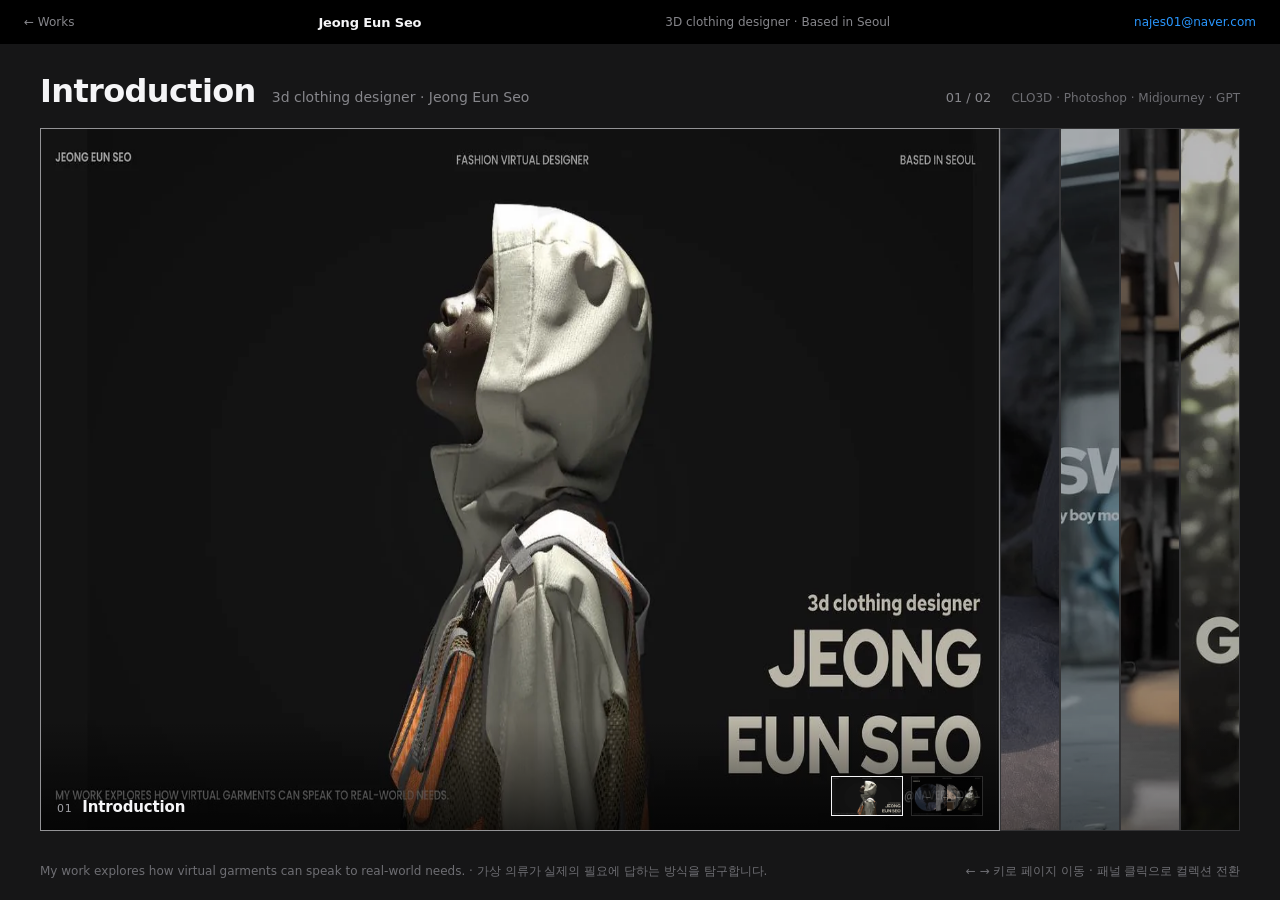
<file: work/3d-clothing-design/index.html>
<!DOCTYPE html>
<html lang="ko">
<head>
<meta charset="utf-8">
<meta name="viewport" content="width=device-width, initial-scale=1">
<title>3D Clothing Design — EUNSEO JEONG®</title>
<meta name="description" content="CLO3D로 제작한 3D 의류 디자인 포트폴리오. Outdoor, Menswear, Womenswear, Gorpcore 컬렉션.">
<link rel="icon" href="data:image/svg+xml,%3Csvg xmlns='http://www.w3.org/2000/svg' viewBox='0 0 100 100'%3E%3Ctext y='.9em' font-size='90'%3E✳%3C/text%3E%3C/svg%3E">
<link rel="preconnect" href="https://fonts.googleapis.com">
<link rel="preconnect" href="https://fonts.gstatic.com" crossorigin>
<link href="https://fonts.googleapis.com/css2?family=Inter:wght@300;400;600;700&display=swap" rel="stylesheet">
<style>
/* Full-viewport panel selector. Keeps the handoff's own art direction
   (near-black + Apple blue), so it does not load assets/site.css. */
html,body{margin:0;padding:0;background:#161617;height:100%;overflow:hidden}
body{font-family:system-ui,-apple-system,BlinkMacSystemFont,'Inter',sans-serif;color:#f5f5f7}
a{color:#2997ff;text-decoration:none}
a:hover{color:#2997ff;text-decoration:underline}
:focus-visible{outline:2px solid #2997ff;outline-offset:2px}
@keyframes panelIn{from{opacity:0;transform:translateX(-40px)}to{opacity:1;transform:translateX(0)}}

.shell{width:100vw;height:100vh;display:flex;flex-direction:column;background:#161617;overflow:hidden}
.topbar{height:44px;flex:0 0 auto;background:#000;display:flex;align-items:center;
  justify-content:space-between;padding:0 24px;gap:16px}
.stage{flex:1 1 auto;display:flex;align-items:stretch;gap:0;padding:0 40px 32px;min-height:0}

.panel{position:relative;overflow:hidden;cursor:pointer;min-width:60px;border-radius:0;
  background:#1d1d1f;border:1px solid rgba(255,255,255,.10);padding:0;
  transition:flex 700ms cubic-bezier(.22,.61,.36,1),border-color 240ms ease;
  animation:panelIn 500ms cubic-bezier(.22,.61,.36,1) both;flex:1 1 0%;z-index:1;
  font:inherit;color:inherit;text-align:left;display:block}
.panel[data-active="1"]{flex:0 1 auto;aspect-ratio:16/9;
  border-color:rgba(245,245,247,.55);z-index:10}
.layer{position:absolute;inset:0;background-position:center;background-repeat:no-repeat;
  background-color:#161617;background-size:cover;
  transition:opacity 500ms cubic-bezier(.22,.61,.36,1),filter 700ms ease}
.panel[data-active="1"] .layer{background-size:100% 100%}
.panel[data-dim="1"] .layer{filter:grayscale(28%) brightness(.72)}
.shade{position:absolute;left:0;right:0;bottom:0;height:110px;pointer-events:none;
  background:linear-gradient(to top,rgba(0,0,0,.72),rgba(0,0,0,0));
  opacity:.5;transition:opacity 700ms ease}
.panel[data-active="1"] .shade{opacity:1}
.label{position:absolute;left:16px;bottom:14px;display:flex;align-items:baseline;gap:10px;
  pointer-events:none;opacity:0;transform:translateX(20px);
  transition:opacity 500ms ease 150ms,transform 500ms cubic-bezier(.22,.61,.36,1) 150ms}
.panel[data-active="1"] .label{opacity:1;transform:translateX(0)}
.thumbs{position:absolute;right:16px;bottom:14px;display:flex;gap:8px;
  opacity:0;pointer-events:none;transition:opacity 500ms ease 150ms}
.panel[data-active="1"] .thumbs{opacity:1;pointer-events:auto}
.thumb{width:72px;aspect-ratio:16/9;flex:0 0 auto;cursor:pointer;padding:0;
  background-size:cover;background-position:center;
  border:1px solid rgba(255,255,255,.25);opacity:.65;
  transition:opacity 240ms ease,border-color 240ms ease}
.thumb[data-sel="1"]{border-color:#f5f5f7;opacity:1}
.footer{flex:0 0 auto;display:flex;align-items:center;justify-content:space-between;gap:32px;padding:0 40px 20px}

@media (max-width:860px){
  html,body{overflow:auto;height:auto}
  .shell{height:auto;min-height:100vh}
  .topbar{flex-wrap:wrap;height:auto;padding:10px 16px;gap:4px}
  .stage{flex-direction:column;padding:0 16px 20px;gap:8px}
  .panel{flex:0 0 auto;aspect-ratio:16/9}
  .panel[data-active="1"]{flex:0 0 auto}
  .footer{flex-direction:column;align-items:flex-start;gap:8px;padding:0 16px 20px}
  .thumb{width:52px}
}
@media (prefers-reduced-motion:reduce){
  .panel,.layer,.shade,.label,.thumbs,.thumb{transition:none;animation:none}
}
</style>
</head>
<body>

<div class="shell">
  <div class="topbar">
    <a href="../../#work" style="font-size:12px;color:#86868b">← Works</a>
    <span style="font-size:13px;font-weight:600;letter-spacing:-.01em;color:#f5f5f7">Jeong Eun Seo</span>
    <span style="font-size:12px;color:#86868b">3D clothing designer · Based in Seoul</span>
    <a href="mailto:najes01@naver.com" style="font-size:12px;color:#2997ff">najes01@naver.com</a>
  </div>

  <div style="flex:0 0 auto;display:flex;align-items:baseline;justify-content:space-between;padding:28px 40px 18px;gap:16px;flex-wrap:wrap">
    <div style="display:flex;align-items:baseline;gap:16px;flex-wrap:wrap">
      <h1 id="activeTitle" style="margin:0;font-size:32px;font-weight:700;letter-spacing:-.02em;color:#f5f5f7"></h1>
      <span id="activeSub" style="font-size:14px;color:#86868b"></span>
    </div>
    <div style="display:flex;align-items:baseline;gap:20px">
      <span id="counter" style="font-size:13px;color:#86868b;font-variant-numeric:tabular-nums"></span>
      <span style="font-size:12px;color:#6e6e73">CLO3D · Photoshop · Midjourney · GPT</span>
    </div>
  </div>

  <div class="stage" id="stage"></div>

  <div class="footer">
    <span style="font-size:12px;color:#6e6e73;flex:1 1 auto;min-width:0;overflow:hidden;text-overflow:ellipsis;white-space:nowrap">My work explores how virtual garments can speak to real-world needs. · 가상 의류가 실제의 필요에 답하는 방식을 탐구합니다.</span>
    <span style="font-size:12px;color:#6e6e73;flex:0 0 auto;white-space:nowrap">← → 키로 페이지 이동 · 패널 클릭으로 컬렉션 전환</span>
  </div>
</div>

<script>
(function () {
  'use strict';
  var A = '../../assets/work/3d-clothing-design/';
  var DIM_INACTIVE = true;   // the handoff's dimInactive prop, default true

  // [title, subtitle, page numbers, per-page labels]
  var META = [
    ['Introduction', '3d clothing designer · Jeong Eun Seo', [1, 2], ['Hero', 'Index']],
    ['Outdoor', 'fisherman father', [3, 4, 5, 6], ['Cover', 'Goretex Jacket', 'Lifetech Details', 'Belay Pants']],
    ['Menswear', 'city boy mood', [7, 8, 9, 10], ['Cover', 'Hooded Puffer Jacket', 'Denim Shirts', 'Leather Pants']],
    ['Womenswear', 'contemporary', [11, 12, 13, 14], ['Cover', 'Herringbone Wool Coat', 'Sheer Knit Cardigan', 'Spray Washed T-Shirt']],
    ['Gorpcore', 'where utility meets design', [15, 16, 17, 18], ['Cover', 'Technical Windbreaker', 'Functional Vest', 'Functional Shorts']]
  ];

  function pageSrc(n) { return A + 'page-' + String(n).padStart(2, '0') + '.webp'; }
  function pad2(n) { return String(n).padStart(2, '0'); }

  var active = 0, sub = 0;
  var stage = document.getElementById('stage');
  var panels = [];

  // Two stacked layers per panel so the active image can cross-fade.
  META.forEach(function (m, i) {
    var title = m[0], pages = m[2];
    var el = document.createElement('button');
    el.type = 'button';
    el.className = 'panel';
    el.style.animationDelay = (i * 45) + 'ms';
    el.title = title;

    var a = document.createElement('div'); a.className = 'layer';
    var b = document.createElement('div'); b.className = 'layer';
    var shade = document.createElement('div'); shade.className = 'shade';

    var label = document.createElement('div');
    label.className = 'label';
    label.innerHTML = '<span style="font-size:11px;color:#a1a1a6;font-variant-numeric:tabular-nums;letter-spacing:.06em">' +
      pad2(i + 1) + '</span><span style="font-size:15px;font-weight:600;color:#f5f5f7;letter-spacing:-.01em;white-space:nowrap"></span>';
    label.lastChild.textContent = title;

    var thumbs = document.createElement('div');
    thumbs.className = 'thumbs';
    var thumbEls = pages.map(function (n, j) {
      var t = document.createElement('button');
      t.type = 'button';
      t.className = 'thumb';
      t.style.backgroundImage = 'url("' + pageSrc(n) + '")';
      t.setAttribute('aria-label', title + ' ' + (j + 1) + '페이지');
      t.addEventListener('click', function (e) {
        e.stopPropagation();
        sub = j;
        render();
      });
      thumbs.appendChild(t);
      return t;
    });

    el.append(a, b, shade, label, thumbs);
    el.addEventListener('click', function () {
      if (active === i) return;
      active = i; sub = 0;
      render();
    });
    stage.appendChild(el);
    panels.push({ el: el, a: a, b: b, thumbs: thumbEls, pages: pages, showA: true, cur: null });
  });

  function render() {
    META.forEach(function (m, i) {
      var p = panels[i], pages = m[2];
      var isActive = i === active;
      var src = pageSrc(isActive ? pages[sub] : pages[0]);

      p.el.setAttribute('data-active', isActive ? '1' : '0');
      p.el.setAttribute('data-dim', (!isActive && DIM_INACTIVE) ? '1' : '0');
      p.el.setAttribute('aria-label', m[0] + ' 컬렉션' + (isActive ? ' (선택됨)' : ''));

      if (isActive) {
        // swap which layer is on top so the new page fades in over the old
        if (p.cur !== src) {
          if (p.cur === null) { p.a.style.backgroundImage = 'url("' + src + '")'; p.b.style.backgroundImage = 'url("' + src + '")'; }
          else { p.showA = !p.showA; (p.showA ? p.a : p.b).style.backgroundImage = 'url("' + src + '")'; }
          p.cur = src;
        }
        p.a.style.opacity = p.showA ? 1 : 0;
        p.b.style.opacity = p.showA ? 0 : 1;
      } else {
        p.a.style.backgroundImage = 'url("' + src + '")';
        p.a.style.opacity = 1;
        p.b.style.opacity = 0;
        p.cur = null; p.showA = true;
      }

      p.thumbs.forEach(function (t, j) {
        t.setAttribute('data-sel', (isActive && j === sub) ? '1' : '0');
        t.tabIndex = isActive ? 0 : -1;
      });
    });

    var m = META[active];
    document.getElementById('activeTitle').textContent = m[0];
    document.getElementById('activeSub').textContent = sub === 0 ? m[1] : m[3][sub];
    document.getElementById('counter').textContent = pad2(sub + 1) + ' / ' + pad2(m[2].length);
  }

  // Arrow keys walk pages, wrapping into the next/previous collection.
  function len(i) { return META[i][2].length; }
  window.addEventListener('keydown', function (e) {
    if (e.key === 'ArrowRight') {
      if (sub < len(active) - 1) sub++;
      else { active = (active + 1) % META.length; sub = 0; }
    } else if (e.key === 'ArrowLeft') {
      if (sub > 0) sub--;
      else { active = (active + META.length - 1) % META.length; sub = len(active) - 1; }
    } else return;
    e.preventDefault();
    render();
  });

  render();
})();
</script>
</body>
</html>
</file>
